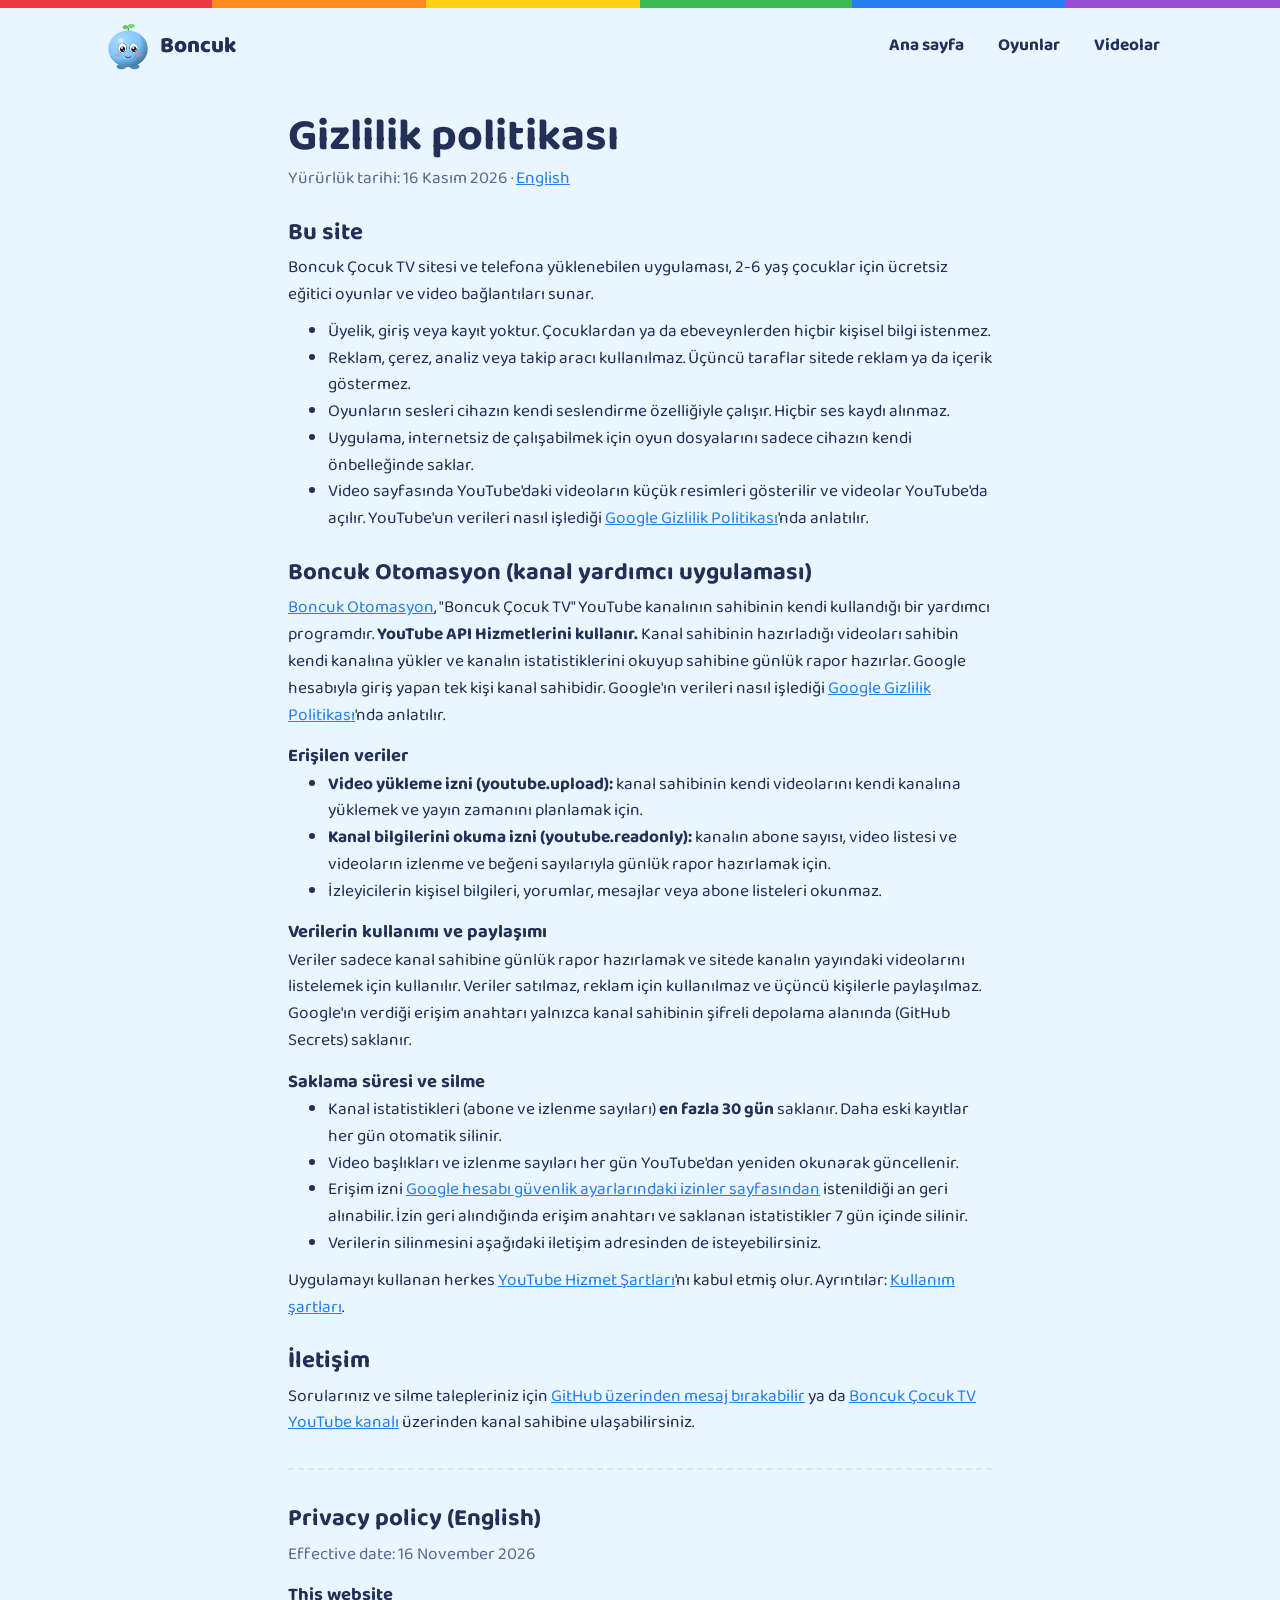
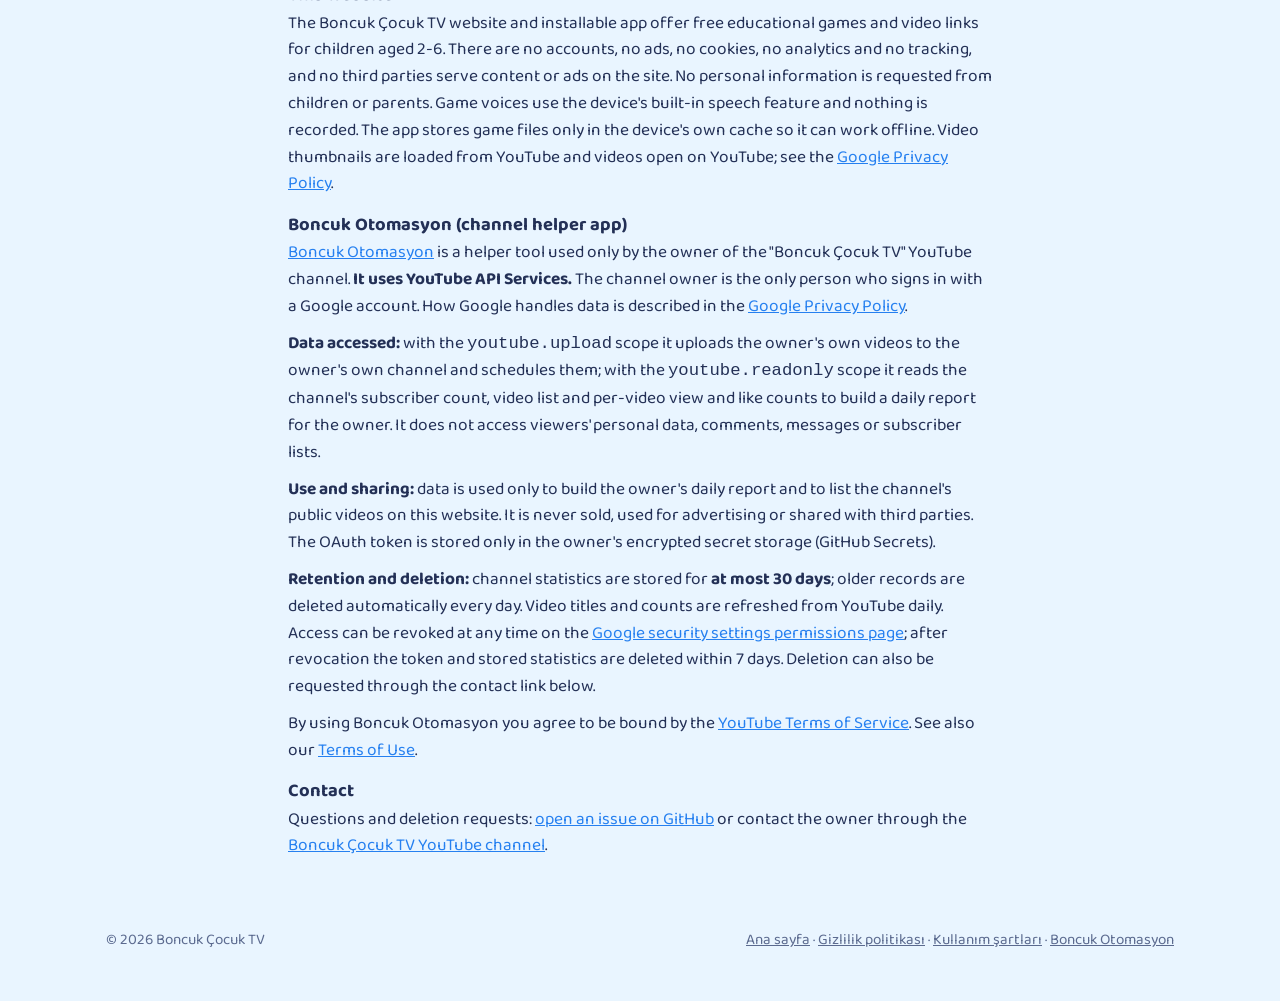
<file: site/gizlilik.html>
<!doctype html>
<html lang="tr">
<head>
<meta charset="utf-8">
<meta name="viewport" content="width=device-width, initial-scale=1, viewport-fit=cover">
<title>Gizlilik Politikası · Boncuk Çocuk TV</title>
<meta name="theme-color" content="#2680f0">
<meta name="sw" content="sw.js">
<link rel="manifest" href="manifest.webmanifest">
<link rel="icon" href="img/favicon.png">
<link rel="stylesheet" href="ortak.css">
<style>
  .metin { max-width: 46rem; }
  .metin h1 { font-size: clamp(2rem, 6vw, 2.8rem); margin-bottom: 4px; }
  .metin h2 { font-size: 1.5rem; margin: 28px 0 8px; }
  .metin h3 { font-size: 1.15rem; margin: 18px 0 4px; }
  .metin p, .metin ul { margin: 0 0 10px; }
  .metin section + section { border-top: 2px dashed var(--cizgi); margin-top: 32px; padding-top: 8px; }
</style>
</head>
<body>
<div class="serit"></div>
<header class="ust">
  <div class="kap">
    <a class="logo" href="./"><img src="img/boncuk.png" alt="">Boncuk</a>
    <nav class="menu" aria-label="Ana menü">
      <a href="./">Ana sayfa</a>
      <a href="./#oyunlar">Oyunlar</a>
      <a href="videolar.html">Videolar</a>
    </nav>
  </div>
</header>
<main class="kap bolum metin">
  <section id="gizlilik" lang="tr">
    <h1>Gizlilik politikası</h1>
    <p class="soluk">Yürürlük tarihi: 16 Kasım 2026 · <a href="#privacy">English</a></p>

    <h2>Bu site</h2>
    <p>Boncuk Çocuk TV sitesi ve telefona yüklenebilen uygulaması, 2-6 yaş çocuklar için ücretsiz eğitici oyunlar ve video bağlantıları sunar.</p>
    <ul>
      <li>Üyelik, giriş veya kayıt yoktur. Çocuklardan ya da ebeveynlerden hiçbir kişisel bilgi istenmez.</li>
      <li>Reklam, çerez, analiz veya takip aracı kullanılmaz. Üçüncü taraflar sitede reklam ya da içerik göstermez.</li>
      <li>Oyunların sesleri cihazın kendi seslendirme özelliğiyle çalışır. Hiçbir ses kaydı alınmaz.</li>
      <li>Uygulama, internetsiz de çalışabilmek için oyun dosyalarını sadece cihazın kendi önbelleğinde saklar.</li>
      <li>Video sayfasında YouTube'daki videoların küçük resimleri gösterilir ve videolar YouTube'da açılır. YouTube'un verileri nasıl işlediği <a href="https://policies.google.com/privacy" target="_blank" rel="noopener">Google Gizlilik Politikası</a>'nda anlatılır.</li>
    </ul>

    <h2 id="otomasyon">Boncuk Otomasyon (kanal yardımcı uygulaması)</h2>
    <p><a href="otomasyon.html">Boncuk Otomasyon</a>, "Boncuk Çocuk TV" YouTube kanalının sahibinin kendi kullandığı bir yardımcı programdır. <strong>YouTube API Hizmetlerini kullanır.</strong> Kanal sahibinin hazırladığı videoları sahibin kendi kanalına yükler ve kanalın istatistiklerini okuyup sahibine günlük rapor hazırlar. Google hesabıyla giriş yapan tek kişi kanal sahibidir. Google'ın verileri nasıl işlediği <a href="https://policies.google.com/privacy" target="_blank" rel="noopener">Google Gizlilik Politikası</a>'nda anlatılır.</p>
    <h3>Erişilen veriler</h3>
    <ul>
      <li><strong>Video yükleme izni (youtube.upload):</strong> kanal sahibinin kendi videolarını kendi kanalına yüklemek ve yayın zamanını planlamak için.</li>
      <li><strong>Kanal bilgilerini okuma izni (youtube.readonly):</strong> kanalın abone sayısı, video listesi ve videoların izlenme ve beğeni sayılarıyla günlük rapor hazırlamak için.</li>
      <li>İzleyicilerin kişisel bilgileri, yorumlar, mesajlar veya abone listeleri okunmaz.</li>
    </ul>
    <h3>Verilerin kullanımı ve paylaşımı</h3>
    <p>Veriler sadece kanal sahibine günlük rapor hazırlamak ve sitede kanalın yayındaki videolarını listelemek için kullanılır. Veriler satılmaz, reklam için kullanılmaz ve üçüncü kişilerle paylaşılmaz. Google'ın verdiği erişim anahtarı yalnızca kanal sahibinin şifreli depolama alanında (GitHub Secrets) saklanır.</p>
    <h3>Saklama süresi ve silme</h3>
    <ul>
      <li>Kanal istatistikleri (abone ve izlenme sayıları) <strong>en fazla 30 gün</strong> saklanır. Daha eski kayıtlar her gün otomatik silinir.</li>
      <li>Video başlıkları ve izlenme sayıları her gün YouTube'dan yeniden okunarak güncellenir.</li>
      <li>Erişim izni <a href="https://security.google.com/settings/security/permissions" target="_blank" rel="noopener">Google hesabı güvenlik ayarlarındaki izinler sayfasından</a> istenildiği an geri alınabilir. İzin geri alındığında erişim anahtarı ve saklanan istatistikler 7 gün içinde silinir.</li>
      <li>Verilerin silinmesini aşağıdaki iletişim adresinden de isteyebilirsiniz.</li>
    </ul>
    <p>Uygulamayı kullanan herkes <a href="https://www.youtube.com/t/terms" target="_blank" rel="noopener">YouTube Hizmet Şartları</a>'nı kabul etmiş olur. Ayrıntılar: <a href="kullanim-sartlari.html">Kullanım şartları</a>.</p>

    <h2>İletişim</h2>
    <p>Sorularınız ve silme talepleriniz için <a href="https://github.com/salimhankizil-collab/boncukapp/issues" target="_blank" rel="noopener">GitHub üzerinden mesaj bırakabilir</a> ya da <a href="https://www.youtube.com/@BoncukCocukTV" target="_blank" rel="noopener">Boncuk Çocuk TV YouTube kanalı</a> üzerinden kanal sahibine ulaşabilirsiniz.</p>
  </section>

  <section id="privacy" lang="en">
    <h2>Privacy policy (English)</h2>
    <p class="soluk">Effective date: 16 November 2026</p>
    <h3>This website</h3>
    <p>The Boncuk Çocuk TV website and installable app offer free educational games and video links for children aged 2-6. There are no accounts, no ads, no cookies, no analytics and no tracking, and no third parties serve content or ads on the site. No personal information is requested from children or parents. Game voices use the device's built-in speech feature and nothing is recorded. The app stores game files only in the device's own cache so it can work offline. Video thumbnails are loaded from YouTube and videos open on YouTube; see the <a href="https://policies.google.com/privacy" target="_blank" rel="noopener">Google Privacy Policy</a>.</p>

    <h3 id="automation">Boncuk Otomasyon (channel helper app)</h3>
    <p><a href="otomasyon.html">Boncuk Otomasyon</a> is a helper tool used only by the owner of the "Boncuk Çocuk TV" YouTube channel. <strong>It uses YouTube API Services.</strong> The channel owner is the only person who signs in with a Google account. How Google handles data is described in the <a href="https://policies.google.com/privacy" target="_blank" rel="noopener">Google Privacy Policy</a>.</p>
    <p><strong>Data accessed:</strong> with the <code>youtube.upload</code> scope it uploads the owner's own videos to the owner's own channel and schedules them; with the <code>youtube.readonly</code> scope it reads the channel's subscriber count, video list and per-video view and like counts to build a daily report for the owner. It does not access viewers' personal data, comments, messages or subscriber lists.</p>
    <p><strong>Use and sharing:</strong> data is used only to build the owner's daily report and to list the channel's public videos on this website. It is never sold, used for advertising or shared with third parties. The OAuth token is stored only in the owner's encrypted secret storage (GitHub Secrets).</p>
    <p><strong>Retention and deletion:</strong> channel statistics are stored for <strong>at most 30 days</strong>; older records are deleted automatically every day. Video titles and counts are refreshed from YouTube daily. Access can be revoked at any time on the <a href="https://security.google.com/settings/security/permissions" target="_blank" rel="noopener">Google security settings permissions page</a>; after revocation the token and stored statistics are deleted within 7 days. Deletion can also be requested through the contact link below.</p>
    <p>By using Boncuk Otomasyon you agree to be bound by the <a href="https://www.youtube.com/t/terms" target="_blank" rel="noopener">YouTube Terms of Service</a>. See also our <a href="kullanim-sartlari.html#terms">Terms of Use</a>.</p>
    <h3>Contact</h3>
    <p>Questions and deletion requests: <a href="https://github.com/salimhankizil-collab/boncukapp/issues" target="_blank" rel="noopener">open an issue on GitHub</a> or contact the owner through the <a href="https://www.youtube.com/@BoncukCocukTV" target="_blank" rel="noopener">Boncuk Çocuk TV YouTube channel</a>.</p>
  </section>
</main>
<footer class="alt">
  <div class="kap"><span>© 2026 Boncuk Çocuk TV</span><span><a href="./">Ana sayfa</a> · <a href="gizlilik.html">Gizlilik politikası</a> · <a href="kullanim-sartlari.html">Kullanım şartları</a> · <a href="otomasyon.html">Boncuk Otomasyon</a></span></div>
</footer>
<script src="ortak.js"></script>
</body>
</html>
</file>
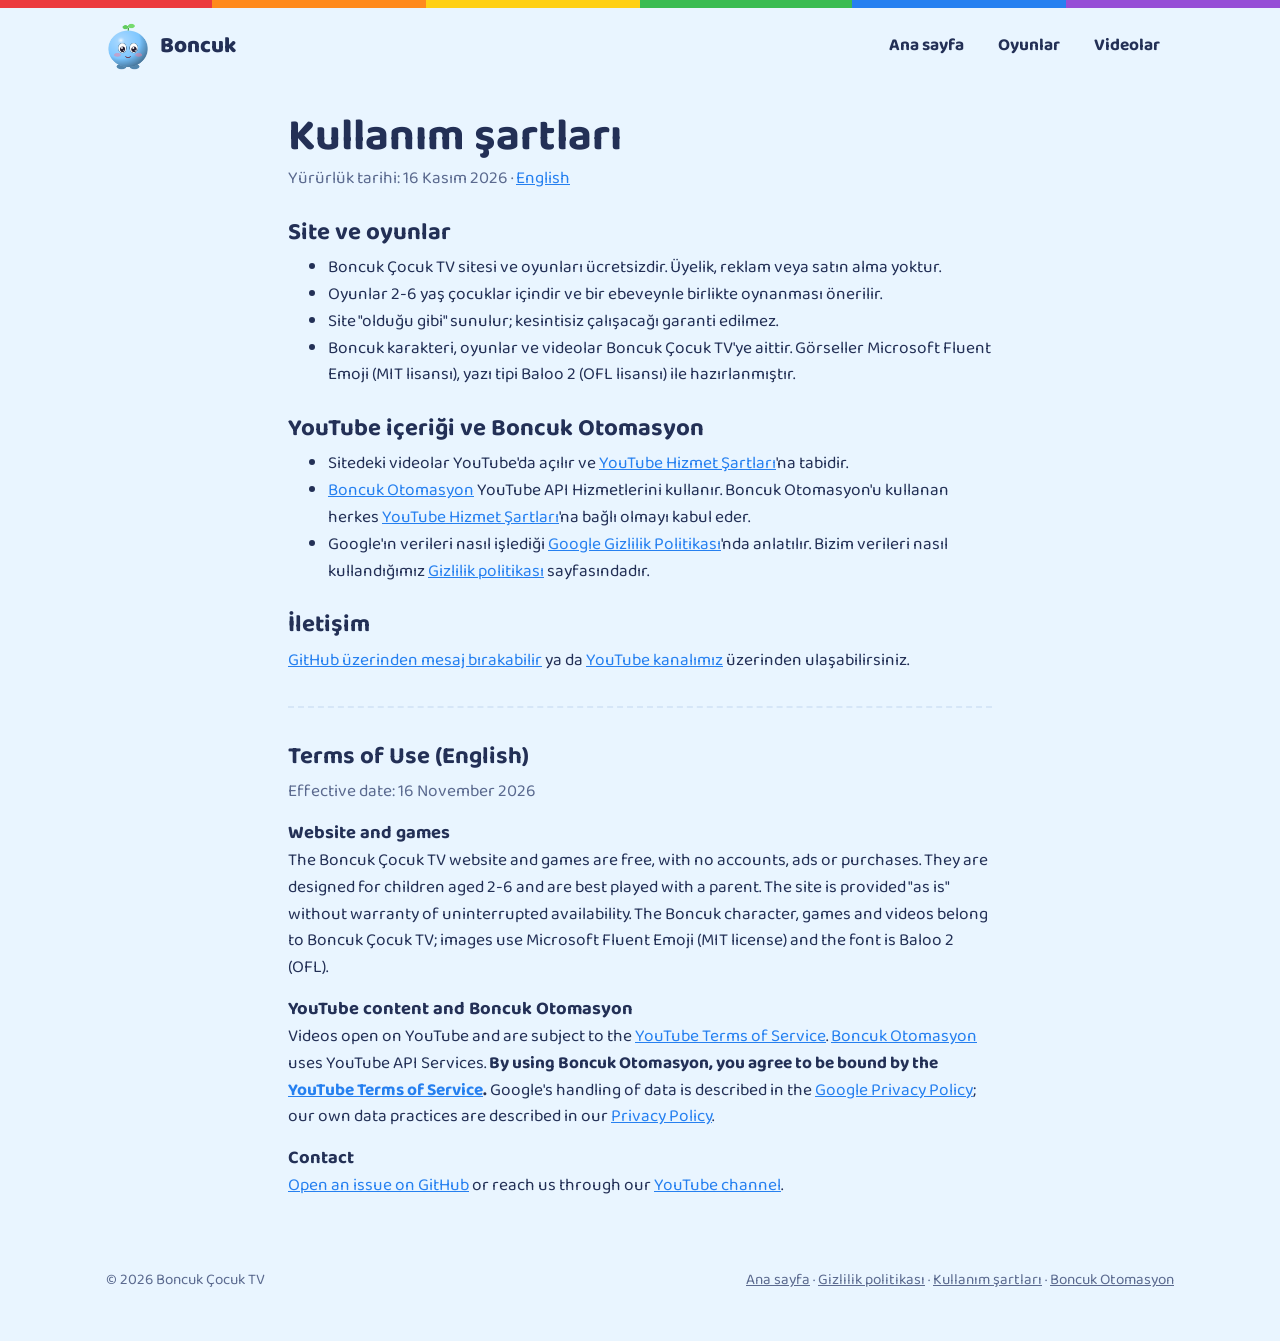
<file: site/kullanim-sartlari.html>
<!doctype html>
<html lang="tr">
<head>
<meta charset="utf-8">
<meta name="viewport" content="width=device-width, initial-scale=1, viewport-fit=cover">
<title>Kullanım Şartları · Boncuk Çocuk TV</title>
<meta name="description" content="Boncuk Çocuk TV kullanım şartları / Terms of Use">
<meta name="theme-color" content="#2680f0">
<meta name="sw" content="sw.js">
<link rel="manifest" href="manifest.webmanifest">
<link rel="icon" href="img/favicon.png">
<link rel="stylesheet" href="ortak.css">
<style>
  .metin { max-width: 46rem; }
  .metin h1 { font-size: clamp(2rem, 6vw, 2.8rem); margin-bottom: 4px; }
  .metin h2 { font-size: 1.5rem; margin: 28px 0 8px; }
  .metin h3 { font-size: 1.15rem; margin: 18px 0 4px; }
  .metin p, .metin ul { margin: 0 0 10px; }
  .metin section + section { border-top: 2px dashed var(--cizgi); margin-top: 32px; padding-top: 8px; }
</style>
</head>
<body>
<div class="serit"></div>
<header class="ust">
  <div class="kap">
    <a class="logo" href="./"><img src="img/boncuk.png" alt="">Boncuk</a>
    <nav class="menu" aria-label="Ana menü">
      <a href="./">Ana sayfa</a>
      <a href="./#oyunlar">Oyunlar</a>
      <a href="videolar.html">Videolar</a>
    </nav>
  </div>
</header>
<main class="kap bolum metin">
  <section id="sartlar" lang="tr">
    <h1>Kullanım şartları</h1>
    <p class="soluk">Yürürlük tarihi: 16 Kasım 2026 · <a href="#terms">English</a></p>
    <h2>Site ve oyunlar</h2>
    <ul>
      <li>Boncuk Çocuk TV sitesi ve oyunları ücretsizdir. Üyelik, reklam veya satın alma yoktur.</li>
      <li>Oyunlar 2-6 yaş çocuklar içindir ve bir ebeveynle birlikte oynanması önerilir.</li>
      <li>Site "olduğu gibi" sunulur; kesintisiz çalışacağı garanti edilmez.</li>
      <li>Boncuk karakteri, oyunlar ve videolar Boncuk Çocuk TV'ye aittir. Görseller Microsoft Fluent Emoji (MIT lisansı), yazı tipi Baloo 2 (OFL lisansı) ile hazırlanmıştır.</li>
    </ul>
    <h2>YouTube içeriği ve Boncuk Otomasyon</h2>
    <ul>
      <li>Sitedeki videolar YouTube'da açılır ve <a href="https://www.youtube.com/t/terms" target="_blank" rel="noopener">YouTube Hizmet Şartları</a>'na tabidir.</li>
      <li><a href="otomasyon.html">Boncuk Otomasyon</a> YouTube API Hizmetlerini kullanır. Boncuk Otomasyon'u kullanan herkes <a href="https://www.youtube.com/t/terms" target="_blank" rel="noopener">YouTube Hizmet Şartları</a>'na bağlı olmayı kabul eder.</li>
      <li>Google'ın verileri nasıl işlediği <a href="https://policies.google.com/privacy" target="_blank" rel="noopener">Google Gizlilik Politikası</a>'nda anlatılır. Bizim verileri nasıl kullandığımız <a href="gizlilik.html">Gizlilik politikası</a> sayfasındadır.</li>
    </ul>
    <h2>İletişim</h2>
    <p><a href="https://github.com/salimhankizil-collab/boncukapp/issues" target="_blank" rel="noopener">GitHub üzerinden mesaj bırakabilir</a> ya da <a href="https://www.youtube.com/@BoncukCocukTV" target="_blank" rel="noopener">YouTube kanalımız</a> üzerinden ulaşabilirsiniz.</p>
  </section>
  <section id="terms" lang="en">
    <h2>Terms of Use (English)</h2>
    <p class="soluk">Effective date: 16 November 2026</p>
    <h3>Website and games</h3>
    <p>The Boncuk Çocuk TV website and games are free, with no accounts, ads or purchases. They are designed for children aged 2-6 and are best played with a parent. The site is provided "as is" without warranty of uninterrupted availability. The Boncuk character, games and videos belong to Boncuk Çocuk TV; images use Microsoft Fluent Emoji (MIT license) and the font is Baloo 2 (OFL).</p>
    <h3>YouTube content and Boncuk Otomasyon</h3>
    <p>Videos open on YouTube and are subject to the <a href="https://www.youtube.com/t/terms" target="_blank" rel="noopener">YouTube Terms of Service</a>. <a href="otomasyon.html">Boncuk Otomasyon</a> uses YouTube API Services. <strong>By using Boncuk Otomasyon, you agree to be bound by the <a href="https://www.youtube.com/t/terms" target="_blank" rel="noopener">YouTube Terms of Service</a>.</strong> Google's handling of data is described in the <a href="https://policies.google.com/privacy" target="_blank" rel="noopener">Google Privacy Policy</a>; our own data practices are described in our <a href="gizlilik.html#privacy">Privacy Policy</a>.</p>
    <h3>Contact</h3>
    <p><a href="https://github.com/salimhankizil-collab/boncukapp/issues" target="_blank" rel="noopener">Open an issue on GitHub</a> or reach us through our <a href="https://www.youtube.com/@BoncukCocukTV" target="_blank" rel="noopener">YouTube channel</a>.</p>
  </section>
</main>
<footer class="alt">
  <div class="kap"><span>© 2026 Boncuk Çocuk TV</span><span><a href="./">Ana sayfa</a> · <a href="gizlilik.html">Gizlilik politikası</a> · <a href="kullanim-sartlari.html">Kullanım şartları</a> · <a href="otomasyon.html">Boncuk Otomasyon</a></span></div>
</footer>
<script src="ortak.js"></script>
</body>
</html>
</file>
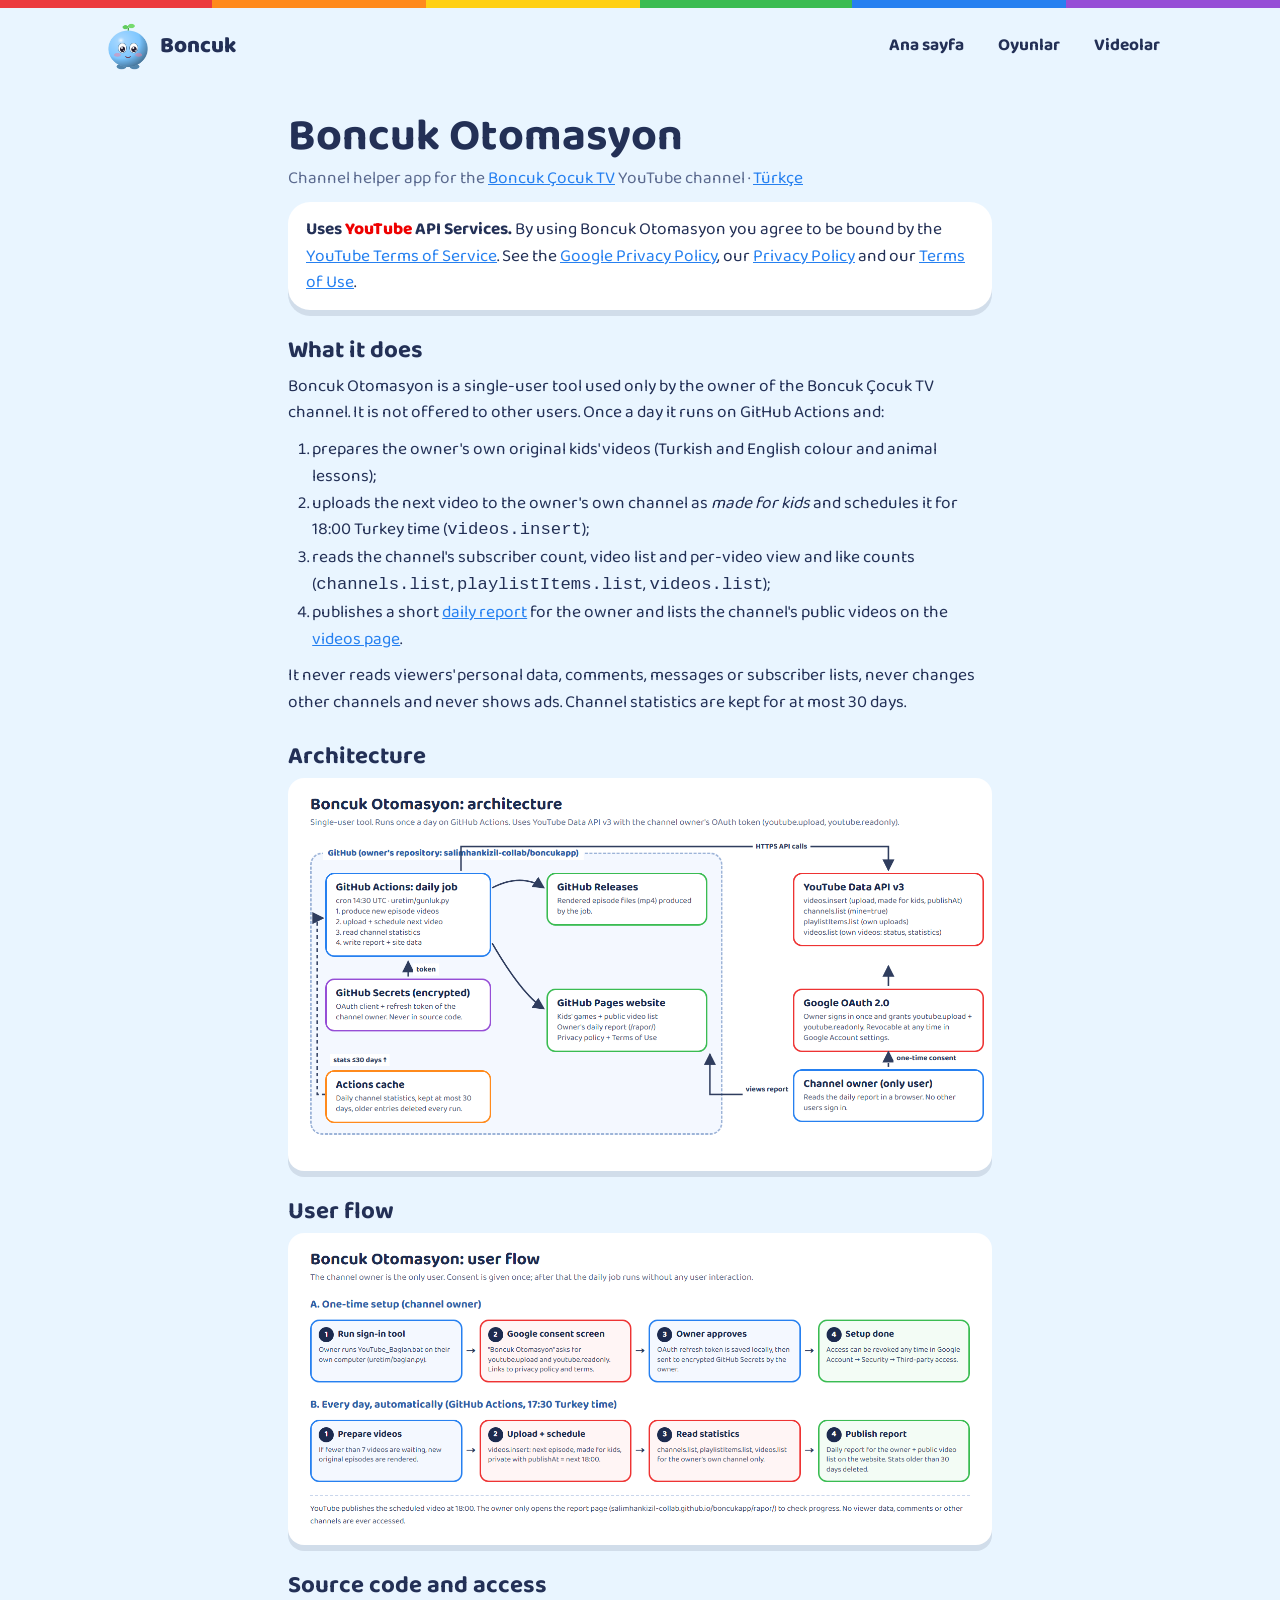
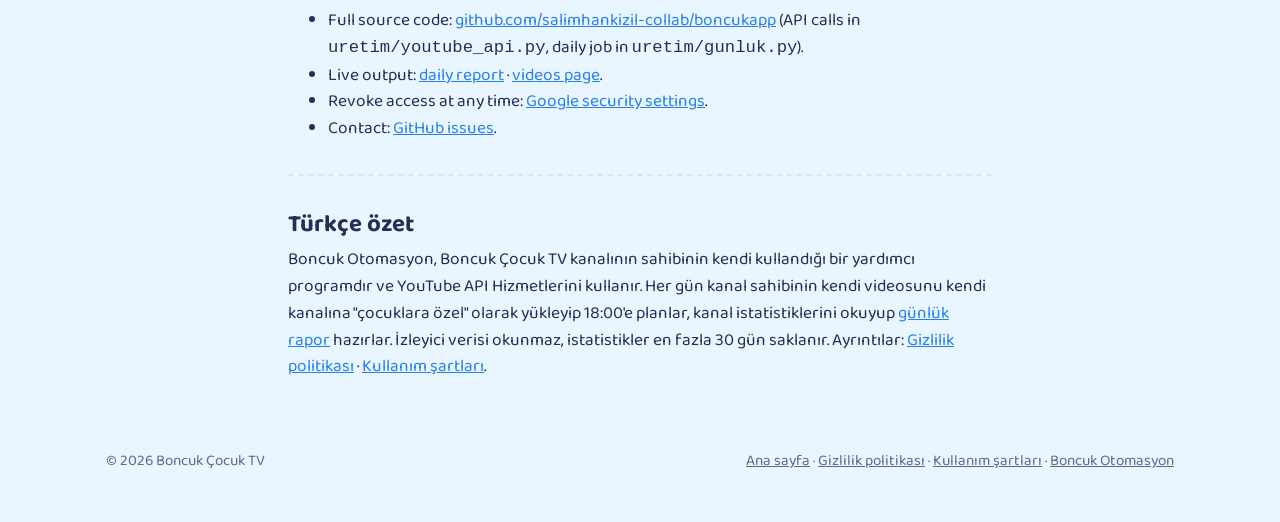
<file: site/otomasyon.html>
<!doctype html>
<html lang="tr">
<head>
<meta charset="utf-8">
<meta name="viewport" content="width=device-width, initial-scale=1, viewport-fit=cover">
<title>Boncuk Otomasyon · Boncuk Çocuk TV</title>
<meta name="description" content="Boncuk Otomasyon: Boncuk Çocuk TV kanalının YouTube API Hizmetlerini kullanan yardımcı uygulaması">
<meta name="theme-color" content="#2680f0">
<meta name="sw" content="sw.js">
<link rel="manifest" href="manifest.webmanifest">
<link rel="icon" href="img/favicon.png">
<link rel="stylesheet" href="ortak.css">
<style>
  .metin { max-width: 46rem; }
  .metin h1 { font-size: clamp(2rem, 6vw, 2.8rem); margin-bottom: 4px; }
  .metin h2 { font-size: 1.5rem; margin: 28px 0 8px; }
  .metin h3 { font-size: 1.15rem; margin: 18px 0 4px; }
  .metin p, .metin ul { margin: 0 0 10px; }
  .metin section + section { border-top: 2px dashed var(--cizgi); margin-top: 32px; padding-top: 8px; }
  .sema { width: 100%; height: auto; border-radius: 16px; box-shadow: var(--golge); background: #fff; }
  .yt-not { padding: 14px 18px; }
  .yt { color: #e00; font-weight: 800; }
  .metin ol { margin: 0 0 10px; padding-left: 1.4em; }
</style>
</head>
<body>
<div class="serit"></div>
<header class="ust">
  <div class="kap">
    <a class="logo" href="./"><img src="img/boncuk.png" alt="">Boncuk</a>
    <nav class="menu" aria-label="Ana menü">
      <a href="./">Ana sayfa</a>
      <a href="./#oyunlar">Oyunlar</a>
      <a href="videolar.html">Videolar</a>
    </nav>
  </div>
</header>
<main class="kap bolum metin">
  <section lang="en">
    <h1>Boncuk Otomasyon</h1>
    <p class="soluk">Channel helper app for the <a href="https://www.youtube.com/@BoncukCocukTV" target="_blank" rel="noopener">Boncuk Çocuk TV</a> YouTube channel · <a href="#tr">Türkçe</a></p>
    <p class="kart yt-not"><strong>Uses <span class="yt">YouTube</span> API Services.</strong> By using Boncuk Otomasyon you agree to be bound by the <a href="https://www.youtube.com/t/terms" target="_blank" rel="noopener">YouTube Terms of Service</a>. See the <a href="https://policies.google.com/privacy" target="_blank" rel="noopener">Google Privacy Policy</a>, our <a href="gizlilik.html#privacy">Privacy Policy</a> and our <a href="kullanim-sartlari.html#terms">Terms of Use</a>.</p>

    <h2>What it does</h2>
    <p>Boncuk Otomasyon is a single-user tool used only by the owner of the Boncuk Çocuk TV channel. It is not offered to other users. Once a day it runs on GitHub Actions and:</p>
    <ol>
      <li>prepares the owner's own original kids' videos (Turkish and English colour and animal lessons);</li>
      <li>uploads the next video to the owner's own channel as <em>made for kids</em> and schedules it for 18:00 Turkey time (<code>videos.insert</code>);</li>
      <li>reads the channel's subscriber count, video list and per-video view and like counts (<code>channels.list</code>, <code>playlistItems.list</code>, <code>videos.list</code>);</li>
      <li>publishes a short <a href="rapor/">daily report</a> for the owner and lists the channel's public videos on the <a href="videolar.html">videos page</a>.</li>
    </ol>
    <p>It never reads viewers' personal data, comments, messages or subscriber lists, never changes other channels and never shows ads. Channel statistics are kept for at most 30 days.</p>

    <h2 id="architecture">Architecture</h2>
    <img class="sema" src="img/mimari.png" alt="Architecture: GitHub Actions runs the daily job, which uses the owner's OAuth token from GitHub Secrets to call YouTube Data API v3 and publishes the report and website to GitHub Pages.">
    <h2 id="user-flow">User flow</h2>
    <img class="sema" src="img/akis.png" alt="User flow: the owner signs in once with Google and grants youtube.upload and youtube.readonly; every day the job uploads and schedules a video and the owner reads the report.">

    <h2>Source code and access</h2>
    <ul>
      <li>Full source code: <a href="https://github.com/salimhankizil-collab/boncukapp" target="_blank" rel="noopener">github.com/salimhankizil-collab/boncukapp</a> (API calls in <code>uretim/youtube_api.py</code>, daily job in <code>uretim/gunluk.py</code>).</li>
      <li>Live output: <a href="rapor/">daily report</a> · <a href="videolar.html">videos page</a>.</li>
      <li>Revoke access at any time: <a href="https://security.google.com/settings/security/permissions" target="_blank" rel="noopener">Google security settings</a>.</li>
      <li>Contact: <a href="https://github.com/salimhankizil-collab/boncukapp/issues" target="_blank" rel="noopener">GitHub issues</a>.</li>
    </ul>
  </section>
  <section id="tr" lang="tr">
    <h2>Türkçe özet</h2>
    <p>Boncuk Otomasyon, Boncuk Çocuk TV kanalının sahibinin kendi kullandığı bir yardımcı programdır ve YouTube API Hizmetlerini kullanır. Her gün kanal sahibinin kendi videosunu kendi kanalına "çocuklara özel" olarak yükleyip 18:00'e planlar, kanal istatistiklerini okuyup <a href="rapor/">günlük rapor</a> hazırlar. İzleyici verisi okunmaz, istatistikler en fazla 30 gün saklanır. Ayrıntılar: <a href="gizlilik.html">Gizlilik politikası</a> · <a href="kullanim-sartlari.html">Kullanım şartları</a>.</p>
  </section>
</main>
<footer class="alt">
  <div class="kap"><span>© 2026 Boncuk Çocuk TV</span><span><a href="./">Ana sayfa</a> · <a href="gizlilik.html">Gizlilik politikası</a> · <a href="kullanim-sartlari.html">Kullanım şartları</a> · <a href="otomasyon.html">Boncuk Otomasyon</a></span></div>
</footer>
<script src="ortak.js"></script>
</body>
</html>
</file>
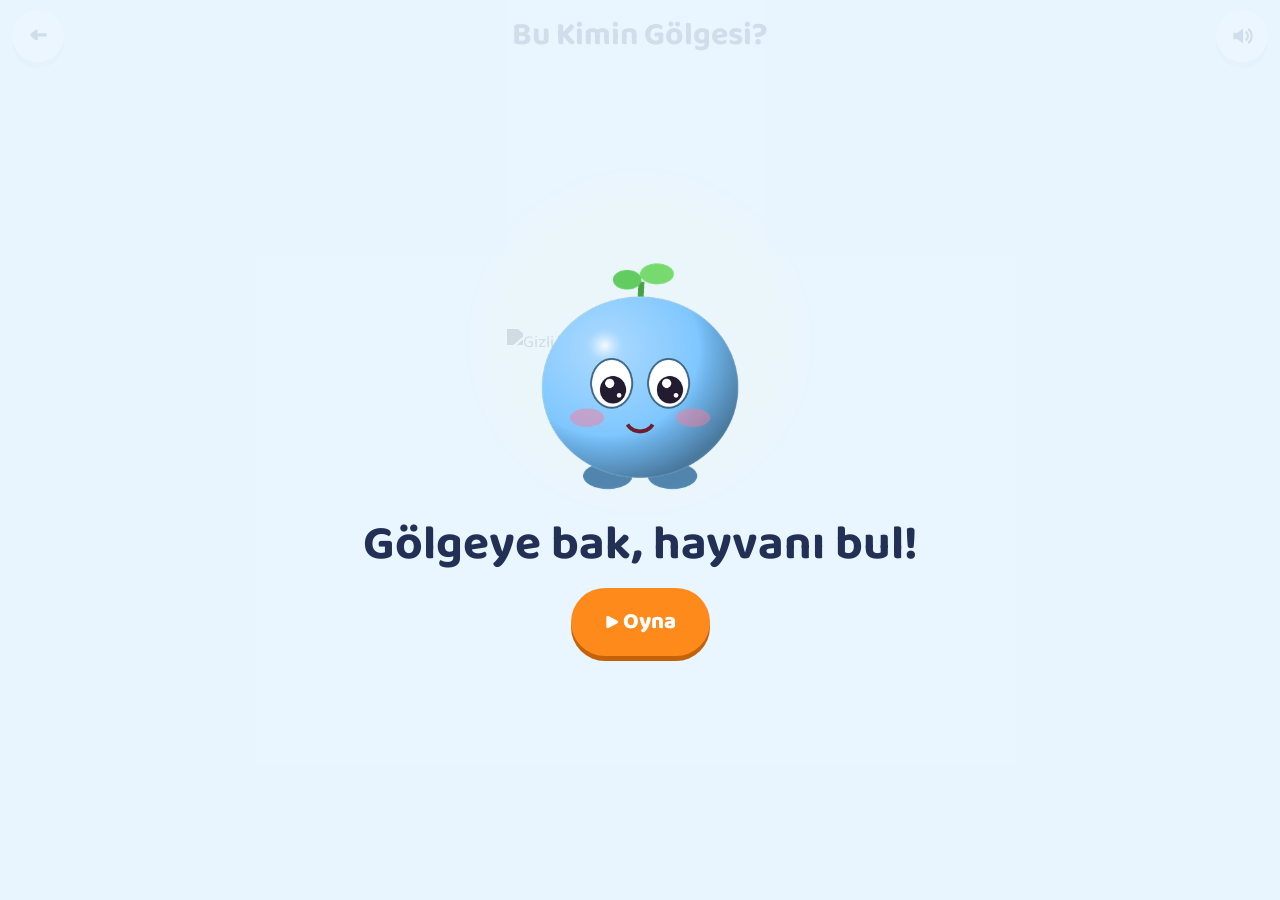
<file: site/oyunlar/golge.html>
<!doctype html>
<html lang="tr">
<head>
<meta charset="utf-8">
<meta name="viewport" content="width=device-width, initial-scale=1, viewport-fit=cover">
<title>Bu Kimin Gölgesi? · Boncuk</title>
<meta name="theme-color" content="#2680f0">
<meta name="sw" content="../sw.js">
<link rel="manifest" href="../manifest.webmanifest">
<link rel="icon" href="../img/favicon.png">
<link rel="stylesheet" href="../ortak.css">
<link rel="stylesheet" href="../oyun.css">
<style>
  .isik { position: relative; width: min(64vw, 40vh, 360px); aspect-ratio: 1; border-radius: 50%; display: grid; place-items: center; background: radial-gradient(circle, #fff8dc 0 55%, rgba(255, 248, 220, 0) 72%); }
  #hayvan { width: 74%; transition: filter .35s ease; }
  #hayvan.golge { filter: brightness(0) opacity(.85); }
  .secenekler { display: grid; grid-template-columns: repeat(3, 1fr); gap: clamp(8px, 3vw, 18px); width: 100%; max-width: 560px; }
  .secenek.soluk { opacity: .35; }
  .secenek:disabled { cursor: default; }
  .secenek { border: 0; background: var(--kart); border-radius: 22px; box-shadow: var(--golge); padding: 10px; cursor: pointer; aspect-ratio: 1; display: grid; place-items: center; }
  .secenek img { width: 82%; }
  .secenek:active { transform: translateY(3px); }
  .bilgi { font-weight: 700; text-align: center; max-width: 36ch; min-height: 3em; margin: 0; }
</style>
</head>
<body>
<div class="oyun">
  <header class="oyun-ust">
    <a class="yuvarlak" href="../" aria-label="Ana sayfaya dön">←</a>
    <h1>Bu Kimin Gölgesi?</h1>
    <button class="yuvarlak" id="ses-dugme" type="button" aria-label="Sesi kapat" aria-pressed="false">
      <svg viewBox="0 0 24 24" fill="currentColor" aria-hidden="true"><path d="M4 9h4l5-4v14l-5-4H4z"/><path id="ses-dalga" d="M16 8.5a5 5 0 0 1 0 7M18.5 6a8.5 8.5 0 0 1 0 12" stroke="currentColor" stroke-width="2" fill="none" stroke-linecap="round"/></svg>
    </button>
  </header>
  <div class="alan">
    <div class="ilerleme" id="ilerleme" aria-hidden="true"></div>
    <div class="isik"><img id="hayvan" class="golge" alt="Gizli hayvanın gölgesi"></div>
    <div class="kelime" id="kelime" aria-live="polite"></div>
    <p class="bilgi" id="bilgi"></p>
    <div class="secenekler" id="secenekler"></div>
  </div>
</div>

<div class="perde" id="baslat">
  <div class="kutu">
    <img src="../img/boncuk.png" alt="">
    <h2>Gölgeye bak, hayvanı bul!</h2>
    <button class="dugme turuncu" id="baslat-dugme" type="button">▶ Oyna</button>
  </div>
</div>
<div class="perde" id="bitti" hidden>
  <div class="kutu">
    <img src="../img/boncuk-mutlu.png" alt="">
    <h2>Hepsini buldun!</h2>
    <div class="satir">
      <button class="dugme turuncu" id="tekrar" type="button">Bir daha oyna</button>
      <a class="dugme acik" href="../#oyunlar">Diğer oyunlar</a>
    </div>
  </div>
</div>

<script src="../ortak.js"></script>
<script>
(function () {
  const B = window.Boncuk;
  const $ = (id) => document.getElementById(id);
  const istenen = (B.param('hayvanlar') || '').split(',').filter(Boolean);
  let tum = [], sira = [], i = 0, bekliyor = false;
  const resim = (h) => `../img/hayvan/${h.kod}.png`;
  const kucuk = (s) => s.toLocaleLowerCase('tr');

  async function veriYukle() {
    if (tum.length) return;
    tum = await (await fetch('../veri/hayvanlar.json')).json();
  }
  function kur() {
    const secili = istenen.length ? tum.filter((h) => istenen.includes(h.kod)) : [];
    sira = secili.length ? B.karistir(secili) : B.karistir(tum).slice(0, 5);
    i = 0;
    $('ilerleme').replaceChildren(...sira.map(() => document.createElement('i')));
  }
  async function tur() {
    const h = sira[i];
    const img = $('hayvan');
    img.classList.add('golge'); img.src = resim(h);
    img.animate([{ transform: 'translateX(-60vw)' }, { transform: 'translateX(0)' }], { duration: 450, easing: 'cubic-bezier(.2,.9,.3,1.2)' });
    $('kelime').textContent = '?'; $('bilgi').textContent = '';
    const digerleri = B.karistir(tum.filter((x) => x.kod !== h.kod)).slice(0, 2);
    $('secenekler').replaceChildren(...B.karistir([h, ...digerleri]).map((x) => {
      const b = document.createElement('button');
      b.type = 'button'; b.className = 'secenek'; b.setAttribute('aria-label', x.ad);
      const im = document.createElement('img'); im.src = resim(x); im.alt = '';
      b.append(im);
      b.addEventListener('click', () => sec(b, x));
      return b;
    }));
    B.efekt.pop();
    bekliyor = true;  // çocuk Boncuk'un konuşmasını beklemeden dokunabilir
    if (!(await B.soyle(i === 0 ? 'Bu kimin gölgesi?' : (i === sira.length - 1 ? 'Son soru! Bu kimin gölgesi?' : 'Peki bu kimin gölgesi?')))) return;
    await B.soyle(h.ipucu);
  }
  async function sec(dugme, x) {
    if (!bekliyor) return;
    const h = sira[i];
    if (x.kod !== h.kod) {
      dugme.classList.remove('salla'); void dugme.offsetWidth; dugme.classList.add('salla');
      B.efekt.hata();
      B.sustur(); B.soyle(`Bu bir ${kucuk(x.ad)}. Tekrar dene!`);
      return;
    }
    bekliyor = false; B.sustur();
    $('secenekler').querySelectorAll('button').forEach((d) => { d.disabled = true; if (d !== dugme) d.classList.add('soluk'); });
    const img = $('hayvan');
    img.classList.remove('golge'); img.classList.add('hopla');
    setTimeout(() => img.classList.remove('hopla'), 600);
    B.efekt.tada(); B.konfeti(40);
    $('kelime').innerHTML = '';
    const tr = document.createElement('span'); tr.textContent = h.ad.toLocaleUpperCase('tr'); tr.style.color = 'var(--kirmizi)';
    const en = document.createElement('small'); en.textContent = h.ing.charAt(0).toUpperCase() + h.ing.slice(1);
    $('kelime').append(tr, en);
    $('ilerleme').children[i].classList.add('tamam');
    await B.soyle(`Bu bir ${kucuk(h.ad)}!`);
    await B.soyle(en.textContent + '!', 'en');
    $('bilgi').textContent = h.bilgi;
    await B.soyle(h.bilgi);
    await B.bekle(500);
    i++;
    if (i < sira.length) { tur(); return; }
    await B.soyle('Süpersin! Hepsini buldun!');
    $('bitti').hidden = false;
  }

  $('baslat-dugme').addEventListener('click', async () => {
    B.sesiAc(); $('baslat').hidden = true;
    try { await veriYukle(); } catch (e) { $('bilgi').textContent = 'Hayvanlar yüklenemedi. İnternet bağlantını kontrol et.'; return; }
    kur(); tur();
  });
  $('tekrar').addEventListener('click', () => { B.sustur(); $('bitti').hidden = true; kur(); tur(); });
  $('ses-dugme').addEventListener('click', (e) => {
    B.sessiz = !B.sessiz; if (B.sessiz) B.sustur();
    e.currentTarget.setAttribute('aria-pressed', String(B.sessiz));
    e.currentTarget.setAttribute('aria-label', B.sessiz ? 'Sesi aç' : 'Sesi kapat');
    $('ses-dalga').style.opacity = B.sessiz ? 0.15 : 1;
  });
})();
</script>
</body>
</html>
</file>
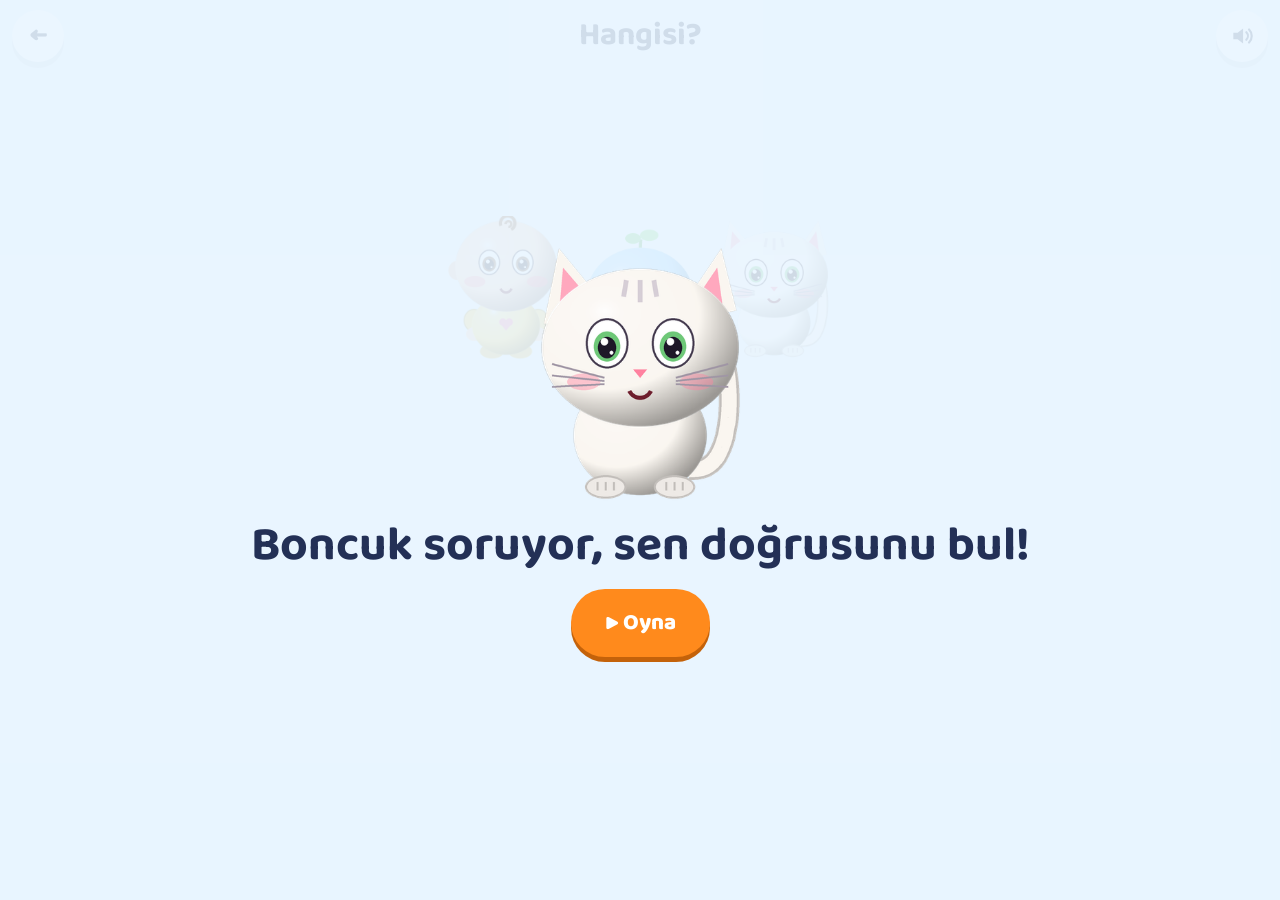
<file: site/oyunlar/kelime.html>
<!doctype html>
<html lang="tr">
<head>
<meta charset="utf-8">
<meta name="viewport" content="width=device-width, initial-scale=1, viewport-fit=cover">
<title>Hangisi? · Boncuk</title>
<meta name="theme-color" content="#2680f0">
<meta name="sw" content="../sw.js">
<link rel="manifest" href="../manifest.webmanifest">
<link rel="icon" href="../img/favicon.png">
<link rel="stylesheet" href="../ortak.css">
<link rel="stylesheet" href="../oyun.css">
<style>
  .arkadaslar { display: flex; align-items: flex-end; justify-content: center; gap: clamp(4px, 2vw, 14px); }
  .arkadaslar img { width: clamp(72px, 19vw, 120px); transition: transform .2s; }
  .arkadaslar img.konusuyor { animation: konus .5s ease-in-out infinite alternate; }
  @keyframes konus { to { transform: translateY(-8px) rotate(-3deg); } }
  .soru { font-family: var(--font-baslik); font-weight: 800; font-size: clamp(1.6rem, 6vw, 2.4rem); text-align: center; margin: 0; min-height: 1.3em; }
  .secenekler { display: grid; grid-template-columns: repeat(3, 1fr); gap: clamp(8px, 3vw, 18px); width: 100%; max-width: 560px; }
  .secenek { border: 0; background: var(--kart); border-radius: 22px; box-shadow: var(--golge); padding: 10px; cursor: pointer; aspect-ratio: 1; display: grid; place-items: center; }
  .secenek img { width: 78%; }
  .secenek:active { transform: translateY(3px); }
  .secenek.soluk { opacity: .35; }
  .secenek.dogru { outline: 6px solid var(--yesil); }
  .secenek:disabled { cursor: default; }
</style>
</head>
<body>
<div class="oyun">
  <header class="oyun-ust">
    <a class="yuvarlak" href="../" aria-label="Ana sayfaya dön">←</a>
    <h1>Hangisi?</h1>
    <button class="yuvarlak" id="ses-dugme" type="button" aria-label="Sesi kapat" aria-pressed="false">
      <svg viewBox="0 0 24 24" fill="currentColor" aria-hidden="true"><path d="M4 9h4l5-4v14l-5-4H4z"/><path id="ses-dalga" d="M16 8.5a5 5 0 0 1 0 7M18.5 6a8.5 8.5 0 0 1 0 12" stroke="currentColor" stroke-width="2" fill="none" stroke-linecap="round"/></svg>
    </button>
  </header>
  <div class="alan">
    <div class="ilerleme" id="ilerleme" aria-hidden="true"></div>
    <div class="arkadaslar" aria-hidden="true">
      <img id="minik" src="../img/minik.png" alt="">
      <img id="boncuk" src="../img/boncuk.png" alt="">
      <img id="pamuk" src="../img/pamuk.png" alt="">
    </div>
    <p class="soru" id="soru" aria-live="polite"></p>
    <div class="kelime" id="kelime" aria-live="polite"></div>
    <div class="secenekler" id="secenekler"></div>
  </div>
</div>

<div class="perde" id="baslat">
  <div class="kutu">
    <img src="../img/pamuk.png" alt="">
    <h2>Boncuk soruyor, sen doğrusunu bul!</h2>
    <button class="dugme turuncu" id="baslat-dugme" type="button">▶ Oyna</button>
  </div>
</div>
<div class="perde" id="bitti" hidden>
  <div class="kutu">
    <img src="../img/minik-mutlu.png" alt="">
    <h2>Hepsini buldun!</h2>
    <div class="satir">
      <button class="dugme turuncu" id="tekrar" type="button">Bir daha oyna</button>
      <a class="dugme acik" href="../#oyunlar">Diğer oyunlar</a>
    </div>
  </div>
</div>

<script src="../ortak.js"></script>
<script>
(function () {
  const B = window.Boncuk;
  const $ = (id) => document.getElementById(id);
  const istenen = B.param('esya') || '';
  const TUR = 5;
  let tum = [], sira = [], i = 0, bekliyor = false;
  const resim = (e) => `../img/esya/${e.kod}.png`;
  const SORUCU = ['boncuk', 'pamuk', 'minik'];

  async function veriYukle() {
    if (tum.length) return;
    tum = await (await fetch('../veri/esyalar.json')).json();
  }
  function kur() {
    const ilk = tum.find((e) => e.kod === istenen);
    const kalan = B.karistir(tum.filter((e) => e !== ilk));
    sira = (ilk ? [ilk, ...kalan] : kalan).slice(0, TUR);
    i = 0;
    $('ilerleme').replaceChildren(...sira.map(() => document.createElement('i')));
  }
  function konusan(ad) {
    SORUCU.forEach((k) => $(k).classList.toggle('konusuyor', k === ad));
  }
  async function tur() {
    const e = sira[i];
    $('kelime').innerHTML = '';
    $('soru').textContent = `${e.ad} hangisi?`;
    const digerleri = B.karistir(tum.filter((x) => x.kod !== e.kod)).slice(0, 2);
    $('secenekler').replaceChildren(...B.karistir([e, ...digerleri]).map((x) => {
      const b = document.createElement('button');
      b.type = 'button'; b.className = 'secenek'; b.setAttribute('aria-label', x.ad);
      const im = document.createElement('img'); im.src = resim(x); im.alt = '';
      b.append(im);
      b.addEventListener('click', () => sec(b, x));
      return b;
    }));
    B.efekt.pop();
    bekliyor = true;  // çocuk soruyu beklemeden dokunabilir
    konusan(SORUCU[i % 3]);
    await B.soyle(`${e.ad} hangisi?`);
    konusan('');
  }
  async function sec(dugme, x) {
    if (!bekliyor) return;
    const e = sira[i];
    if (x.kod !== e.kod) {
      dugme.classList.remove('salla'); void dugme.offsetWidth; dugme.classList.add('salla');
      B.efekt.hata();
      B.sustur(); B.soyle(`Bu ${x.ad.toLocaleLowerCase('tr')}. Tekrar dene!`);
      return;
    }
    bekliyor = false; B.sustur();
    $('secenekler').querySelectorAll('button').forEach((d) => { d.disabled = true; d.classList.add(d === dugme ? 'dogru' : 'soluk'); });
    B.efekt.ding(); B.konfeti(40);
    $('ilerleme').children[i].classList.add('tamam');
    const tr = document.createElement('span'); tr.textContent = e.ad.toLocaleUpperCase('tr'); tr.style.color = 'var(--kirmizi)';
    const en = document.createElement('small'); en.textContent = e.ing;
    $('kelime').replaceChildren(tr, en);
    $('minik').src = '../img/minik-mutlu.png'; $('pamuk').src = '../img/pamuk-mutlu.png';
    konusan('boncuk');
    await B.soyle(`Evet! ${e.ad}!`);
    await B.soyle(e.ing + '!', 'en');
    konusan('');
    $('minik').src = '../img/minik.png'; $('pamuk').src = '../img/pamuk.png';
    await B.bekle(400);
    i++;
    if (i < sira.length) { tur(); return; }
    B.efekt.tada(); B.konfeti();
    await B.soyle('Süpersin! Hepsini buldun!');
    $('bitti').hidden = false;
  }

  $('baslat-dugme').addEventListener('click', async () => {
    B.sesiAc(); $('baslat').hidden = true;
    try { await veriYukle(); } catch (e) { $('soru').textContent = 'Oyun yüklenemedi. İnternet bağlantını kontrol et.'; return; }
    kur(); tur();
  });
  $('tekrar').addEventListener('click', () => { B.sustur(); $('bitti').hidden = true; kur(); tur(); });
  $('ses-dugme').addEventListener('click', (ev) => {
    B.sessiz = !B.sessiz; if (B.sessiz) B.sustur();
    ev.currentTarget.setAttribute('aria-pressed', String(B.sessiz));
    ev.currentTarget.setAttribute('aria-label', B.sessiz ? 'Sesi aç' : 'Sesi kapat');
    $('ses-dalga').style.opacity = B.sessiz ? 0.15 : 1;
  });
})();
</script>
</body>
</html>
</file>
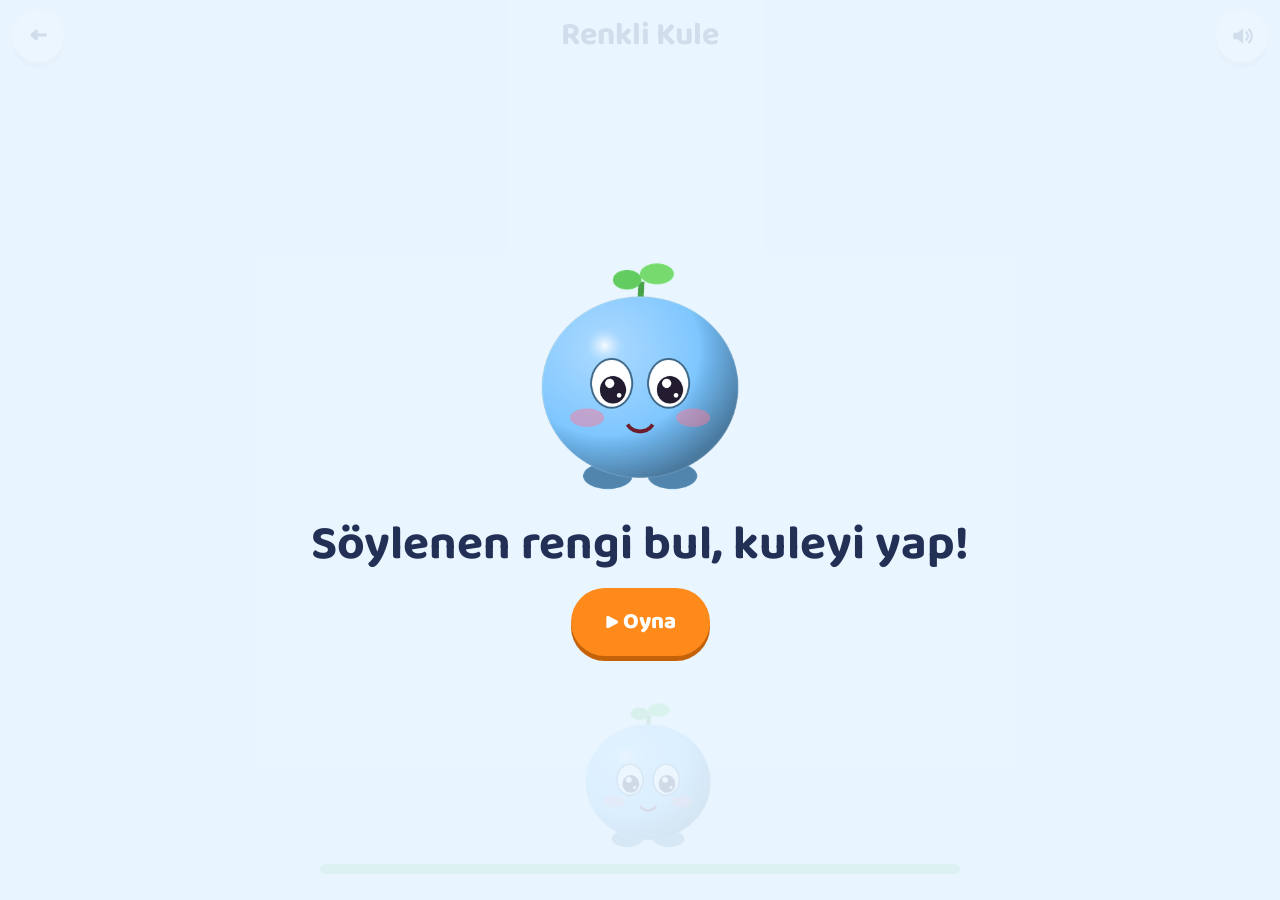
<file: site/oyunlar/kule.html>
<!doctype html>
<html lang="tr">
<head>
<meta charset="utf-8">
<meta name="viewport" content="width=device-width, initial-scale=1, viewport-fit=cover">
<title>Renkli Kule · Boncuk</title>
<meta name="theme-color" content="#2680f0">
<meta name="sw" content="../sw.js">
<link rel="manifest" href="../manifest.webmanifest">
<link rel="icon" href="../img/favicon.png">
<link rel="stylesheet" href="../ortak.css">
<link rel="stylesheet" href="../oyun.css">
<style>
  .sahne { flex: 1; min-height: 0; width: 100%; max-width: 640px; display: flex; align-items: flex-end; justify-content: center; gap: 16px; }
  .kule { display: flex; flex-direction: column-reverse; align-items: center; gap: 3px; transform-origin: 50% 100%; }
  #boncuk { width: clamp(90px, 22vw, 140px); margin-bottom: 0; }
  .blok { --w: clamp(84px, 24vw, 140px); width: var(--w); height: calc(var(--w) * .42); border: 0; border-radius: 12px; cursor: pointer; padding: 0; background: linear-gradient(180deg, color-mix(in srgb, var(--c) 70%, white), var(--c) 35%, color-mix(in srgb, var(--c) 80%, black)); box-shadow: inset 0 -6px 0 rgba(0,0,0,.15), 0 4px 0 rgba(0,0,0,.12); position: relative; }
  .blok::after { content: "★"; position: absolute; inset: 0; display: grid; place-items: center; color: rgba(255,255,255,.55); font-size: calc(var(--w) * .2); }
  .kule .blok { --w: clamp(96px, 30vw, 170px); cursor: default; }
  .tepsi { display: grid; grid-template-columns: repeat(3, 1fr); gap: 10px; width: 100%; max-width: 520px; justify-items: center; }
  .tepsi .blok:disabled { visibility: hidden; }
  .zemin { width: 100%; max-width: 640px; height: 10px; border-radius: 6px; background: var(--yesil); opacity: .6; }
</style>
</head>
<body>
<div class="oyun">
  <header class="oyun-ust">
    <a class="yuvarlak" href="../" aria-label="Ana sayfaya dön">←</a>
    <h1>Renkli Kule</h1>
    <button class="yuvarlak" id="ses-dugme" type="button" aria-label="Sesi kapat" aria-pressed="false">
      <svg viewBox="0 0 24 24" fill="currentColor" aria-hidden="true"><path d="M4 9h4l5-4v14l-5-4H4z"/><path id="ses-dalga" d="M16 8.5a5 5 0 0 1 0 7M18.5 6a8.5 8.5 0 0 1 0 12" stroke="currentColor" stroke-width="2" fill="none" stroke-linecap="round"/></svg>
    </button>
  </header>
  <div class="alan">
    <div class="kelime" id="kelime" aria-live="polite"></div>
    <div class="sahne">
      <div class="kule" id="kule"></div>
      <img id="boncuk" src="../img/boncuk.png" alt="Boncuk">
    </div>
    <div class="zemin"></div>
    <div class="tepsi" id="tepsi"></div>
  </div>
</div>

<div class="perde" id="baslat">
  <div class="kutu">
    <img src="../img/boncuk.png" alt="">
    <h2>Söylenen rengi bul, kuleyi yap!</h2>
    <button class="dugme turuncu" id="baslat-dugme" type="button">▶ Oyna</button>
  </div>
</div>
<div class="perde" id="bitti" hidden>
  <div class="kutu">
    <img src="../img/boncuk-mutlu.png" alt="">
    <h2>Eyvah, kule yıkıldı!</h2>
    <div class="satir">
      <button class="dugme turuncu" id="tekrar" type="button">Yeniden yap</button>
      <a class="dugme acik" href="../#oyunlar">Diğer oyunlar</a>
    </div>
  </div>
</div>

<script src="../ortak.js"></script>
<script>
(function () {
  const B = window.Boncuk;
  const $ = (id) => document.getElementById(id);
  const istenen = (B.param('renkler') || '').split(',').filter(Boolean);
  let sira = [], i = 0, bekliyor = false;

  function blok(r) {
    const b = document.createElement('button');
    b.type = 'button'; b.className = 'blok'; b.style.setProperty('--c', r.renk);
    b.setAttribute('aria-label', `${r.ad} blok`);
    return b;
  }
  function kur() {
    const secim = istenen.length >= 3 ? B.RENKLER.filter((r) => istenen.includes(r.anahtar)) : B.karistir(B.RENKLER).slice(0, 6);
    sira = B.karistir(secim); i = 0;
    $('kule').replaceChildren(); $('kule').style.transform = '';
    $('boncuk').src = '../img/boncuk.png';
    $('tepsi').replaceChildren(...B.karistir(secim).map((r) => { const b = blok(r); b.addEventListener('click', () => sec(b, r)); return b; }));
  }
  async function tur(giris) {
    const r = sira[i];
    $('kelime').innerHTML = '';
    const tr = document.createElement('span'); tr.textContent = r.ad.toLocaleUpperCase('tr'); tr.style.color = r.renk;
    const en = document.createElement('small'); en.textContent = 'Find ' + r.ing.toLowerCase() + '!';
    $('kelime').append(tr, en);
    bekliyor = true;  // çocuk Boncuk'un konuşmasını beklemeden dokunabilir
    if (giris && !(await B.soyle(giris))) return;
    if (!(await B.soyle(`${r.ad} bloğu bul!`))) return;
    await B.soyle(`Find ${r.ing.toLowerCase()}!`, 'en');
  }
  async function sec(b, r) {
    if (!bekliyor) return;
    if (r.anahtar !== sira[i].anahtar) {
      b.classList.remove('salla'); void b.offsetWidth; b.classList.add('salla');
      B.efekt.hata();
      B.sustur(); B.soyle(`Bu ${r.ad.toLocaleLowerCase('tr')}. Tekrar dene!`);
      return;
    }
    bekliyor = false; B.sustur();
    b.disabled = true;
    const yeni = blok(r); yeni.tabIndex = -1; yeni.setAttribute('aria-hidden', 'true');
    $('kule').append(yeni);
    yeni.animate([{ transform: 'translateY(-60vh)' }, { transform: 'translateY(0)', offset: .75 }, { transform: 'translateY(-10px)', offset: .87 }, { transform: 'translateY(0)' }], { duration: 650, easing: 'ease-in' });
    $('boncuk').src = `../img/boncuk-${r.anahtar}.png`;
    setTimeout(() => { B.efekt.boing(); B.efekt.ding(); }, 480);
    await B.bekle(600);
    await B.soyle(`${r.ad}! ${r.ing}!`);
    i++;
    if (i < sira.length) { tur(); return; }
    $('kelime').textContent = '';
    await B.soyle('Vay! Kule çok yükseldi!');
    const kule = $('kule');
    kule.animate([{ transform: 'rotate(0)' }, { transform: 'rotate(-4deg)' }, { transform: 'rotate(5deg)' }, { transform: 'rotate(-7deg)' }, { transform: 'rotate(8deg)' }], { duration: 1300, easing: 'ease-in-out' });
    await B.bekle(1300);
    B.efekt.dusus();
    B.soyle('Eyvah!');
    [...kule.children].forEach((k, n) => {
      const yon = n % 2 ? 1 : -1;
      k.animate([{ transform: 'translate(0,0) rotate(0)' }, { transform: `translate(${yon * (80 + n * 40)}px, ${40 + n * 60}px) rotate(${yon * (90 + n * 30)}deg)`, opacity: 0 }], { duration: 900 + n * 80, easing: 'cubic-bezier(.4,0,.8,.6)', fill: 'forwards' });
    });
    await B.bekle(1300);
    B.efekt.tada(); B.konfeti();
    $('boncuk').src = '../img/boncuk-mutlu.png';
    await B.soyle('Hadi bir daha yapalım!');
    $('bitti').hidden = false;
  }

  $('baslat-dugme').addEventListener('click', async () => {
    B.sesiAc(); $('baslat').hidden = true; kur();
    tur('Hadi renkli bloklarla kocaman bir kule yapalım!');
  });
  $('tekrar').addEventListener('click', () => { B.sustur(); $('bitti').hidden = true; kur(); tur(); });
  $('ses-dugme').addEventListener('click', (e) => {
    B.sessiz = !B.sessiz; if (B.sessiz) B.sustur();
    e.currentTarget.setAttribute('aria-pressed', String(B.sessiz));
    e.currentTarget.setAttribute('aria-label', B.sessiz ? 'Sesi aç' : 'Sesi kapat');
    $('ses-dalga').style.opacity = B.sessiz ? 0.15 : 1;
  });
})();
</script>
</body>
</html>
</file>
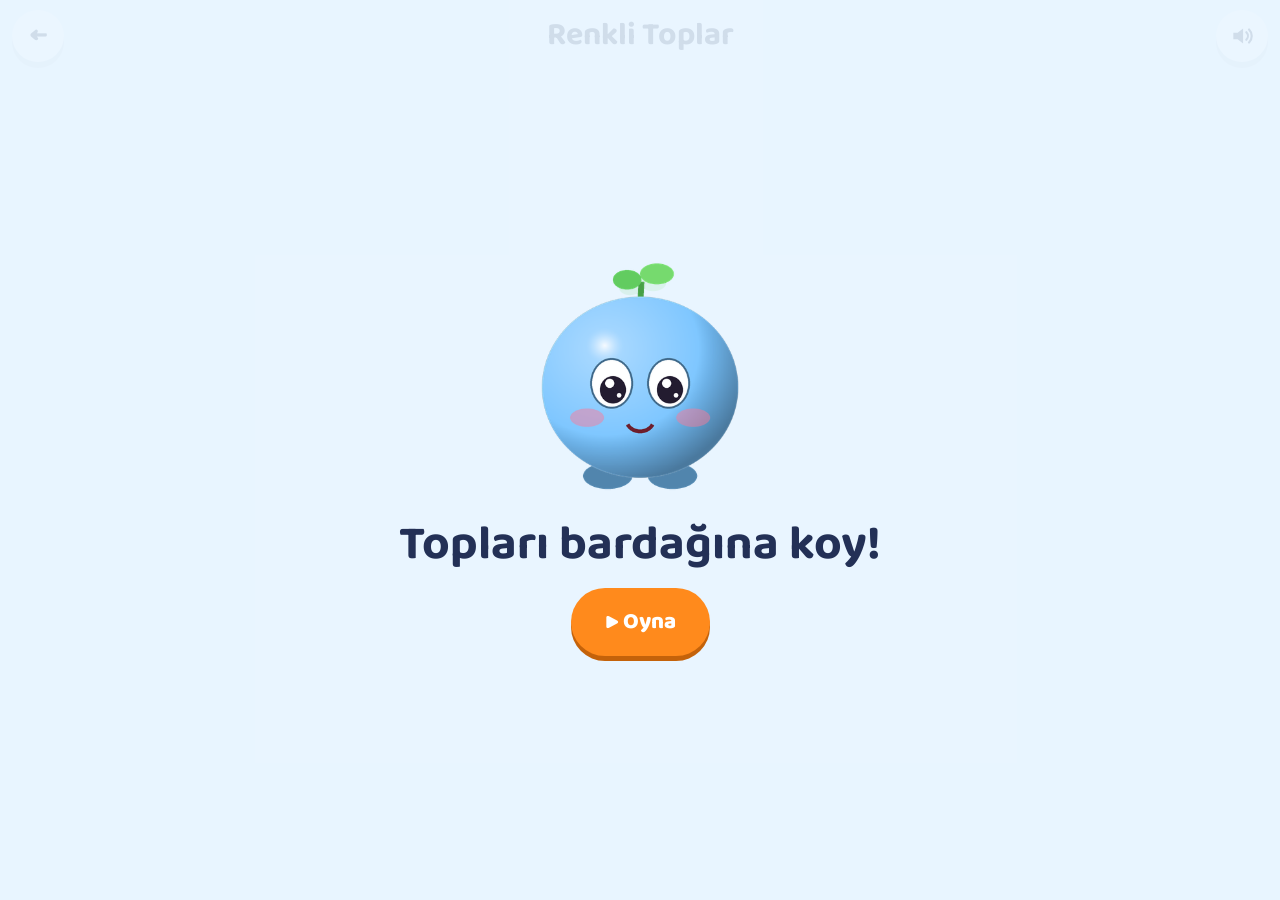
<file: site/oyunlar/toplar.html>
<!doctype html>
<html lang="tr">
<head>
<meta charset="utf-8">
<meta name="viewport" content="width=device-width, initial-scale=1, viewport-fit=cover">
<title>Renkli Toplar · Boncuk</title>
<meta name="theme-color" content="#2680f0">
<meta name="sw" content="../sw.js">
<link rel="manifest" href="../manifest.webmanifest">
<link rel="icon" href="../img/favicon.png">
<link rel="stylesheet" href="../ortak.css">
<link rel="stylesheet" href="../oyun.css">
<style>
  .ust-alan { position: relative; display: flex; align-items: flex-end; justify-content: center; gap: 4px; }
  #boncuk { width: clamp(110px, 26vw, 170px); transition: transform .2s; }
  #top { width: clamp(70px, 17vw, 100px); aspect-ratio: 1; align-self: flex-start; }
  .bardaklar { display: grid; grid-template-columns: repeat(var(--n), 1fr); gap: clamp(6px, 2vw, 16px); width: 100%; max-width: 760px; }
  .bardak { position: relative; border: 0; background: none; padding: 0; cursor: pointer; aspect-ratio: 3 / 4; display: flex; align-items: flex-end; justify-content: center; }
  .bardak .govde { width: 100%; height: 82%; clip-path: polygon(0 0, 100% 0, 88% 100%, 12% 100%); background: linear-gradient(90deg, color-mix(in srgb, var(--c) 75%, black), var(--c) 30%, color-mix(in srgb, var(--c) 60%, white) 45%, var(--c) 65%, color-mix(in srgb, var(--c) 75%, black)); border-radius: 0 0 12px 12px; }
  .bardak .agiz { position: absolute; top: 12%; left: 0; right: 0; height: 14%; border-radius: 50%; background: color-mix(in srgb, var(--c) 50%, black); border: 4px solid color-mix(in srgb, var(--c) 55%, white); }
  .bardak .icindeki { position: absolute; top: 0; left: 50%; width: 62%; aspect-ratio: 1; transform: translateX(-50%); }
  .bardak:disabled { cursor: default; }
</style>
</head>
<body>
<div class="oyun">
  <header class="oyun-ust">
    <a class="yuvarlak" href="../" aria-label="Ana sayfaya dön">←</a>
    <h1>Renkli Toplar</h1>
    <button class="yuvarlak" id="ses-dugme" type="button" aria-label="Sesi kapat" aria-pressed="false">
      <svg viewBox="0 0 24 24" fill="currentColor" aria-hidden="true"><path d="M4 9h4l5-4v14l-5-4H4z"/><path id="ses-dalga" d="M16 8.5a5 5 0 0 1 0 7M18.5 6a8.5 8.5 0 0 1 0 12" stroke="currentColor" stroke-width="2" fill="none" stroke-linecap="round"/></svg>
    </button>
  </header>
  <div class="alan">
    <div class="ilerleme" id="ilerleme" aria-hidden="true"></div>
    <div class="ust-alan">
      <img id="boncuk" src="../img/boncuk.png" alt="Boncuk">
      <div id="top" class="top3b" style="--c:#2680f0" hidden></div>
    </div>
    <div class="kelime" id="kelime" aria-live="polite"></div>
    <div class="bardaklar" id="bardaklar"></div>
  </div>
</div>

<div class="perde" id="baslat">
  <div class="kutu">
    <img src="../img/boncuk.png" alt="">
    <h2>Topları bardağına koy!</h2>
    <button class="dugme turuncu" id="baslat-dugme" type="button">▶ Oyna</button>
  </div>
</div>
<div class="perde" id="bitti" hidden>
  <div class="kutu">
    <img src="../img/boncuk-mutlu.png" alt="">
    <h2>Yaşasın!</h2>
    <div class="satir">
      <button class="dugme turuncu" id="tekrar" type="button">Bir daha oyna</button>
      <a class="dugme acik" href="../#oyunlar">Diğer oyunlar</a>
    </div>
  </div>
</div>

<script src="../ortak.js"></script>
<script>
(function () {
  const B = window.Boncuk;
  const $ = (id) => document.getElementById(id);
  const istenen = (B.param('renkler') || '').split(',').filter(Boolean);
  let renkler, sira, i, bekliyor = false;

  function kur() {
    const secim = istenen.length >= 3 ? B.RENKLER.filter((r) => istenen.includes(r.anahtar)) : B.karistir(B.RENKLER).slice(0, 6);
    renkler = secim;
    sira = B.karistir(secim);
    i = 0;
    const kutu = $('bardaklar');
    kutu.style.setProperty('--n', secim.length);
    kutu.replaceChildren(...B.karistir(secim).map((r) => {
      const b = document.createElement('button');
      b.type = 'button'; b.className = 'bardak'; b.style.setProperty('--c', r.renk); b.dataset.renk = r.anahtar;
      b.setAttribute('aria-label', `${r.ad} bardak`);
      b.innerHTML = '<span class="govde"></span><span class="agiz"></span>';
      b.addEventListener('click', () => sec(b, r));
      return b;
    }));
    $('ilerleme').replaceChildren(...secim.map(() => document.createElement('i')));
  }

  async function tur(giris) {
    const r = sira[i];
    const top = $('top');
    top.hidden = false; top.style.setProperty('--c', r.renk);
    top.animate([{ transform: 'scale(0)' }, { transform: 'scale(1.15)' }, { transform: 'scale(1)' }], { duration: 380, easing: 'ease-out' });
    $('boncuk').src = `../img/boncuk-${r.anahtar}.png`;
    $('kelime').innerHTML = '';
    const tr = document.createElement('span'); tr.textContent = r.ad.toLocaleUpperCase('tr'); tr.style.color = r.renk;
    const en = document.createElement('small'); en.textContent = r.ing;
    $('kelime').append(tr, en);
    B.efekt.pop();
    bekliyor = true;  // çocuk Boncuk'un konuşmasını beklemeden dokunabilir
    if (giris && !(await B.soyle(giris))) return;
    if (!(await B.soyle(r.ad + '!'))) return;
    await B.soyle(r.ing + '!', 'en');
  }

  async function sec(bardak, r) {
    if (!bekliyor) return;
    const hedef = sira[i];
    if (r.anahtar !== hedef.anahtar) {
      bardak.classList.remove('salla'); void bardak.offsetWidth; bardak.classList.add('salla');
      B.efekt.hata();
      B.sustur(); B.soyle(`Bu ${r.ad.toLocaleLowerCase('tr')}. Tekrar dene!`);
      return;
    }
    bekliyor = false; B.sustur();
    const top = $('top');
    const a = top.getBoundingClientRect(), b = bardak.getBoundingClientRect();
    const dx = b.left + b.width / 2 - (a.left + a.width / 2), dy = b.top + b.height * 0.12 - (a.top + a.height / 2);
    top.animate([
      { transform: 'translate(0,0)' },
      { transform: `translate(${dx * 0.5}px, ${Math.min(dy * 0.2, -60)}px)`, offset: 0.4 },
      { transform: `translate(${dx}px, ${dy}px) scale(.62)` },
    ], { duration: 650, easing: 'ease-in' });
    await B.bekle(650);
    top.hidden = true;
    const ic = document.createElement('span'); ic.className = 'icindeki top3b'; ic.style.setProperty('--c', hedef.renk);
    bardak.append(ic); bardak.disabled = true;
    bardak.classList.add('hopla');
    B.efekt.boing(); setTimeout(B.efekt.ding, 80);
    $('ilerleme').children[i].classList.add('tamam');
    i++;
    if (i < sira.length) { await B.bekle(450); tur(); return; }
    await B.bekle(400);
    B.efekt.tada(); B.konfeti();
    $('boncuk').src = '../img/boncuk-mutlu.png';
    await B.soyle('Yaşasın! Bütün renkleri buldun!');
    $('bitti').hidden = false;
  }

  $('baslat-dugme').addEventListener('click', async () => {
    B.sesiAc(); $('baslat').hidden = true; kur();
    tur('Hadi topları renklerine göre bardaklara koyalım!');
  });
  $('tekrar').addEventListener('click', () => { B.sustur(); $('bitti').hidden = true; kur(); tur(); });
  $('ses-dugme').addEventListener('click', (e) => {
    B.sessiz = !B.sessiz; if (B.sessiz) B.sustur();
    e.currentTarget.setAttribute('aria-pressed', String(B.sessiz));
    e.currentTarget.setAttribute('aria-label', B.sessiz ? 'Sesi aç' : 'Sesi kapat');
    $('ses-dalga').style.opacity = B.sessiz ? 0.15 : 1;
  });
})();
</script>
</body>
</html>
</file>
<file: site/ortak.css>
/* Boncuk platformu: gökyüzü mavisi zemin, gökkuşağı vurgular, yuvarlak ve dokunmaya uygun büyük öğeler */
@font-face { font-family: "Baloo 2"; src: url("fonts/Baloo2.ttf") format("truetype"); font-weight: 400 800; font-display: swap; }

:root {
  --gok: #e9f5ff;
  --gok-koyu: #cfe8ff;
  --kart: #ffffff;
  --yazi: #233056;
  --soluk: #5b6a8f;
  --cizgi: #d6e6f7;
  --mavi: #2680f0;
  --kirmizi: #ec3a3e;
  --turuncu: #ff8a1c;
  --sari: #ffd014;
  --yesil: #3abc52;
  --mor: #964ed6;
  --pembe: #ff74b2;
  --golge: 0 6px 0 rgba(35, 48, 86, .12);
  --font-baslik: "Baloo 2", "Trebuchet MS", system-ui, sans-serif;
  --font-govde: "Baloo 2", "Segoe UI", system-ui, sans-serif;
  --r: 22px;
}
@media (prefers-color-scheme: dark) {
  :root:not([data-theme="light"]) { --gok: #13203a; --gok-koyu: #1b2c4d; --kart: #1d2a46; --yazi: #eef3ff; --soluk: #a8b6d6; --cizgi: #2c3b5e; --golge: 0 6px 0 rgba(0, 0, 0, .35); color-scheme: dark; }
}
:root[data-theme="dark"] { --gok: #13203a; --gok-koyu: #1b2c4d; --kart: #1d2a46; --yazi: #eef3ff; --soluk: #a8b6d6; --cizgi: #2c3b5e; --golge: 0 6px 0 rgba(0, 0, 0, .35); color-scheme: dark; }

* { box-sizing: border-box; }
[hidden] { display: none !important; }
html, body { margin: 0; }
body { background: var(--gok); color: var(--yazi); font-family: var(--font-govde); font-size: 1.08rem; line-height: 1.55; -webkit-tap-highlight-color: transparent; }
img { max-width: 100%; display: block; }
a { color: var(--mavi); }
:focus-visible { outline: 3px solid var(--mavi); outline-offset: 3px; border-radius: 8px; }
h1, h2, h3 { font-family: var(--font-baslik); line-height: 1.1; margin: 0; text-wrap: balance; }

.serit { height: 8px; background: linear-gradient(90deg, var(--kirmizi) 0 16.6%, var(--turuncu) 0 33.3%, var(--sari) 0 50%, var(--yesil) 0 66.6%, var(--mavi) 0 83.3%, var(--mor) 0); }
.kap { max-width: 1100px; margin: 0 auto; padding-left: max(16px, env(safe-area-inset-left, 0px)); padding-right: max(16px, env(safe-area-inset-right, 0px)); }

/* üst menü */
.ust { padding-block: 12px; }
.ust .kap { display: flex; align-items: center; justify-content: space-between; gap: 12px; flex-wrap: wrap; }
.logo { display: flex; align-items: center; gap: 10px; text-decoration: none; color: var(--yazi); font-family: var(--font-baslik); font-weight: 800; font-size: 1.4rem; }
.logo img { width: 44px; height: auto; }
.menu { display: flex; gap: 6px; flex-wrap: wrap; }
.menu a { text-decoration: none; color: var(--yazi); font-weight: 700; padding: 8px 14px; border-radius: 999px; }
.menu a[aria-current="page"], .menu a:hover { background: var(--kart); box-shadow: var(--golge); }

/* düğmeler */
.dugme { display: inline-flex; align-items: center; justify-content: center; gap: 8px; border: 0; cursor: pointer; text-decoration: none; font-family: var(--font-baslik); font-weight: 800; font-size: 1.15rem; padding: 12px 22px; border-radius: 999px; color: #fff; background: var(--mavi); box-shadow: 0 5px 0 #1a5fb5; transition: transform .1s; min-height: 52px; }
.dugme:active { transform: translateY(3px); box-shadow: 0 2px 0 #1a5fb5; }
.dugme.turuncu { background: var(--turuncu); box-shadow: 0 5px 0 #c4620a; }
.dugme.yesil { background: var(--yesil); box-shadow: 0 5px 0 #23853a; }
.dugme.acik { background: var(--kart); color: var(--yazi); box-shadow: var(--golge); }

/* kartlar */
.kart { background: var(--kart); border-radius: var(--r); box-shadow: var(--golge); padding: 18px; min-width: 0; }
.izgara { display: grid; grid-template-columns: repeat(auto-fill, minmax(230px, 1fr)); gap: 18px; }
.izgara.uc { grid-template-columns: repeat(auto-fit, minmax(230px, 1fr)); }
.bolum { padding-block: 28px; }
.bolum > h2 { font-size: clamp(1.6rem, 4.5vw, 2.2rem); margin-bottom: 14px; }
.soluk { color: var(--soluk); }

/* video kartı */
.video { display: flex; flex-direction: column; gap: 10px; padding: 0; overflow: hidden; }
.video .kapak { aspect-ratio: 4 / 3; width: 100%; object-fit: cover; background: var(--gok-koyu); }
.video .ic { padding: 0 16px 16px; display: flex; flex-direction: column; gap: 10px; }
.video h3 { font-size: 1.2rem; }
.video .eylem { display: flex; gap: 8px; flex-wrap: wrap; }
.video .eylem .dugme { font-size: 1rem; padding: 8px 16px; min-height: 44px; }
.etiket { display: inline-block; font-size: .85rem; font-weight: 700; padding: 2px 10px; border-radius: 999px; background: var(--gok-koyu); color: var(--yazi); }

/* oyun kartı */
.oyun-kart { display: flex; flex-direction: column; align-items: center; text-align: center; gap: 10px; text-decoration: none; color: var(--yazi); }
.oyun-kart .resim { width: 100%; aspect-ratio: 4 / 3; border-radius: 16px; display: grid; place-items: center; font-size: 4rem; }
.oyun-kart h3 { font-size: 1.4rem; }
.oyun-kart:hover { transform: translateY(-3px); }

.alt { padding-block: 32px 48px; color: var(--soluk); font-size: .95rem; }
.alt .kap { display: flex; flex-wrap: wrap; gap: 12px 24px; justify-content: space-between; }
.alt a { color: var(--soluk); }

@media (prefers-reduced-motion: reduce) { *, *::before, *::after { animation-duration: .01ms !important; transition-duration: .01ms !important; } }
</file>
<file: site/oyun.css>
/* Oyun ekranları: tam ekran, büyük dokunma alanları */
html, body { height: 100%; }
body { overflow: hidden; touch-action: manipulation; user-select: none; -webkit-user-select: none; }
.oyun { height: 100%; display: flex; flex-direction: column; padding-top: env(safe-area-inset-top, 0px); padding-bottom: env(safe-area-inset-bottom, 0px); }
.oyun-ust { display: flex; align-items: center; gap: 10px; padding-block: 10px; padding-left: max(12px, env(safe-area-inset-left, 0px)); padding-right: max(12px, env(safe-area-inset-right, 0px)); }
.oyun-ust h1 { flex: 1; font-size: clamp(1.3rem, 4.5vw, 2rem); text-align: center; }
.yuvarlak { width: 52px; height: 52px; border-radius: 50%; border: 0; display: grid; place-items: center; background: var(--kart); color: var(--yazi); box-shadow: var(--golge); text-decoration: none; font-size: 1.5rem; font-weight: 800; cursor: pointer; flex: none; }
.yuvarlak svg { width: 26px; height: 26px; }
.alan { flex: 1; min-height: 0; display: flex; flex-direction: column; align-items: center; justify-content: space-between; gap: 8px; padding-block: 8px 18px; padding-left: max(12px, env(safe-area-inset-left, 0px)); padding-right: max(12px, env(safe-area-inset-right, 0px)); }
.kelime { font-family: var(--font-baslik); font-weight: 800; font-size: clamp(1.8rem, 7vw, 3rem); min-height: 1.3em; text-align: center; line-height: 1.1; }
.kelime small { display: block; font-size: .55em; color: var(--soluk); }
.ilerleme { display: flex; gap: 6px; justify-content: center; }
.ilerleme i { width: 14px; height: 14px; border-radius: 50%; background: var(--cizgi); }
.ilerleme i.tamam { background: var(--yesil); }

.perde { position: fixed; inset: 0; background: color-mix(in srgb, var(--gok) 88%, transparent); display: grid; place-items: center; z-index: 40; padding: 24px; }
.perde .kutu { display: flex; flex-direction: column; align-items: center; gap: 16px; text-align: center; }
.perde img { width: min(220px, 50vw); }
.perde h2 { font-size: clamp(2rem, 8vw, 3rem); }
.perde .dugme { font-size: 1.4rem; padding: 16px 34px; }
.perde .satir { display: flex; gap: 12px; flex-wrap: wrap; justify-content: center; }

.salla { animation: salla .45s; }
@keyframes salla { 0%, 100% { transform: translateX(0); } 20% { transform: translateX(-10px) rotate(-3deg); } 40% { transform: translateX(10px) rotate(3deg); } 60% { transform: translateX(-6px); } 80% { transform: translateX(6px); } }
.hopla { animation: hopla .5s; }
@keyframes hopla { 0% { transform: scale(1); } 40% { transform: scale(1.18); } 100% { transform: scale(1); } }

.top3b { border-radius: 50%; background: radial-gradient(circle at 34% 28%, rgba(255,255,255,.85) 0 9%, transparent 10%), radial-gradient(circle at 38% 34%, color-mix(in srgb, var(--c) 55%, white), var(--c) 55%, color-mix(in srgb, var(--c) 70%, black)); box-shadow: 0 8px 14px rgba(0,0,0,.15); }
</file>
